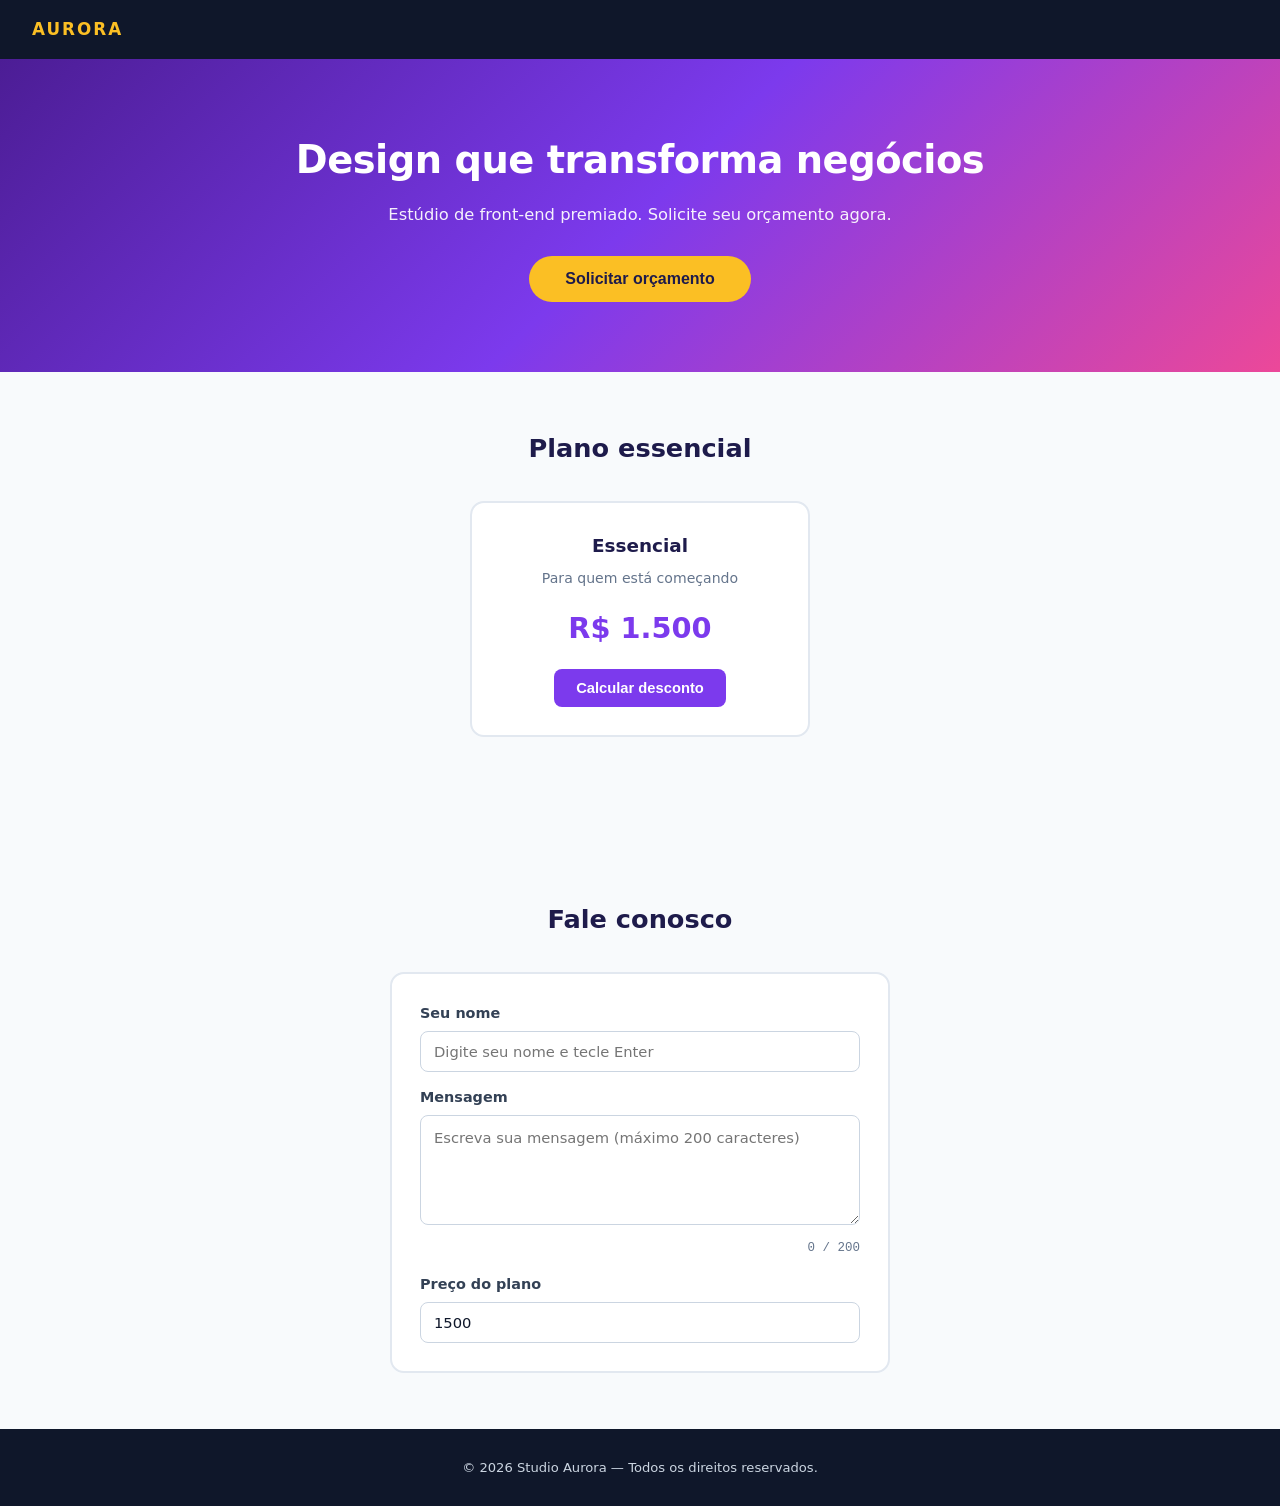
<file: aurora.html>
<!DOCTYPE html>
<html lang="pt-BR">

<head>
    <meta charset="UTF-8">
    <meta name="viewport" content="width=device-width, initial-scale=1.0">
    <title>Studio Aurora</title>
    <style>
        * {
            margin: 0;
            padding: 0;
            box-sizing: border-box;
        }

        body {
            font-family: 'Segoe UI', system-ui, sans-serif;
            background: #f8fafc;
            color: #0f172a;
            line-height: 1.6;
        }

        .topo {
            background: #0f172a;
            color: #fff;
            padding: 16px 32px;
            display: flex;
            justify-content: space-between;
            align-items: center;
        }

        .topo .marca {
            font-weight: 800;
            letter-spacing: 2px;
            color: #fbbf24;
            font-size: 1.05rem;
        }

        .hero {
            background: linear-gradient(135deg, #4c1d95 0%, #7c3aed 50%, #ec4899 100%);
            color: #fff;
            padding: 70px 32px;
            text-align: center;
        }

        .hero h1 {
            font-size: 2.4rem;
            margin-bottom: 12px;
            letter-spacing: -.5px;
        }

        .hero p {
            max-width: 520px;
            margin: 0 auto 28px;
            opacity: .93;
            font-size: 1.02rem;
        }

        .btn-hero {
            background: #fbbf24;
            color: #1e1b4b;
            padding: 14px 36px;
            border-radius: 30px;
            font-weight: 800;
            border: none;
            cursor: pointer;
            font-size: 1rem;
        }

        .btn-hero:hover {
            background: #f59e0b;
        }

        .secao {
            max-width: 900px;
            margin: 0 auto;
            padding: 56px 32px;
        }

        .secao h2 {
            text-align: center;
            font-size: 1.6rem;
            color: #1e1b4b;
            margin-bottom: 32px;
            font-weight: 800;
        }

        .card {
            max-width: 340px;
            margin: 0 auto;
            background: #fff;
            border: 2px solid #e2e8f0;
            border-radius: 14px;
            padding: 28px 24px;
            text-align: center;
        }

        .card h3 {
            color: #1e1b4b;
            font-size: 1.15rem;
            margin-bottom: 6px;
        }

        .card .descricao {
            color: #64748b;
            font-size: .88rem;
            margin-bottom: 16px;
        }

        .card .preco {
            font-size: 1.8rem;
            font-weight: 800;
            color: #7c3aed;
            margin-bottom: 18px;
        }

        .btn-calcular {
            background: #7c3aed;
            color: #fff;
            padding: 11px 22px;
            border-radius: 8px;
            font-weight: 800;
            border: none;
            cursor: pointer;
            font-size: .92rem;
        }

        .btn-calcular:hover {
            background: #6d28d9;
        }

        .resultado {
            text-align: center;
            margin-top: 22px;
            font-weight: 800;
            font-size: 1.05rem;
            color: #16a34a;
            min-height: 28px;
        }

        .form {
            max-width: 500px;
            margin: 0 auto;
            background: #fff;
            border: 2px solid #e2e8f0;
            border-radius: 14px;
            padding: 28px;
        }

        .form label {
            display: block;
            font-weight: 700;
            margin-top: 14px;
            margin-bottom: 6px;
            font-size: .9rem;
            color: #334155;
        }

        .form label:first-child {
            margin-top: 0;
        }

        .form input,
        .form textarea {
            width: 100%;
            padding: 11px 13px;
            border: 1px solid #cbd5e1;
            border-radius: 8px;
            font-family: inherit;
            font-size: .92rem;
            color: #0f172a;
        }

        .form textarea {
            min-height: 110px;
            resize: vertical;
            line-height: 1.5;
        }

        .form .contador {
            text-align: right;
            font-size: .78rem;
            color: #64748b;
            margin-top: 6px;
            font-family: monospace;
        }

        .rodape {
            background: #0f172a;
            color: #cbd5e1;
            padding: 28px 32px;
            text-align: center;
            font-size: .82rem;
        }
    </style>
</head>

<body>

    <header class="topo">
        <span class="marca">AURORA</span>
    </header>

    <section class="hero">
        <h1>Design que transforma negócios</h1>
        <p>Estúdio de front-end premiado. Solicite seu orçamento agora.</p>
        <!-- BUG 1: onclick com nome incorreto -->
        <button id="btn-orcamento" class="btn-hero" onclick="solicitarOrcamento()">Solicitar orçamento</button>
    </section>

    <section class="secao">
        <h2>Plano essencial</h2>
        <div id="card-preco" class="card">
            <h3>Essencial</h3>
            <p class="descricao">Para quem está começando</p>
            <div class="preco">R$ 1.500</div>
            <button id="btn-calcular" class="btn-calcular">Calcular desconto</button>
        </div>
        <div id="resultado-preco" class="resultado"></div>
    </section>

    <section class="secao">
        <h2>Fale conosco</h2>
        <div class="form">
            <label for="nome">Seu nome</label>
            <input type="text" id="nome" placeholder="Digite seu nome e tecle Enter">
            <label for="mensagem">Mensagem</label>
            <textarea id="mensagem" placeholder="Escreva sua mensagem (máximo 200 caracteres)"></textarea>
            <div class="contador" id="contador">0 / 200</div>
            <label for="preco">Preço do plano</label>
            <input type="number" id="preco" value="1500">
        </div>
    </section>

    <footer class="rodape">
        <p>© 2026 Studio Aurora — Todos os direitos reservados.</p>
    </footer>

    <script>
        // BUG 1
        function solicitarOrcamento() {
            alert("Obrigado pelo interesse! Entraremos em contato em breve.");
        }

        // BUG 2
        document.getElementById("nome").addEventListener("change", personalizarSaudacao);

        function personalizarSaudacao() {
            let campo = document.getElementById("nome");
            let nome = campo.value;
            if (nome) {
                alert("Olá, " + nome + "! Seja bem-vindo(a).");
            }
        }

        // BUG 3
        document.getElementById("card-preco").addEventListener("mouseover", entrarNoCard);
        document.getElementById("card-preco").addEventListener("mouseout", sairDoCard);

        function entrarNoCard() {
            this.style.background = "#fef3c7";
            this.style.borderColor = "#d97706";
        }

        function sairDoCard() {
            this.style.background = "#ffffff";
            this.style.borderColor = "#e2e8f0";
        }

        // BUG 4
        function calcularDesconto(preco) {
            const taxa = 0.1;
            let desconto = preco * taxa;
            let precoFinal = preco - desconto;
            return precoFinal;
        }

        function calcularEExibir() {
            let preco = parseFloat(document.getElementById("preco").value);
            let resultado = calcularDesconto(preco);
            document.getElementById("resultado-preco").textContent = "Com desconto: R$ " + resultado.toFixed(2);
        }

        document.getElementById("btn-calcular").addEventListener("click", calcularEExibir);

        // BUG 5
        function contarCaracteres(texto) {
            let total = 5;
            for (let i = 0; i < texto.length; i++) {
                return total;
            }
        }

        function atualizarContador() {
            let texto = document.getElementById("mensagem").value;
            let total = contarCaracteres(texto);
            let campo = document.getElementById("contador");
            campo.textContent = total + " / 200";
            console.log("Contador: " + total + " caracteres (esperado: " + texto.length + ")");
        }

        document.getElementById("mensagem").addEventListener("input", atualizarContador);
    </script>
</body>

</html>
</file>
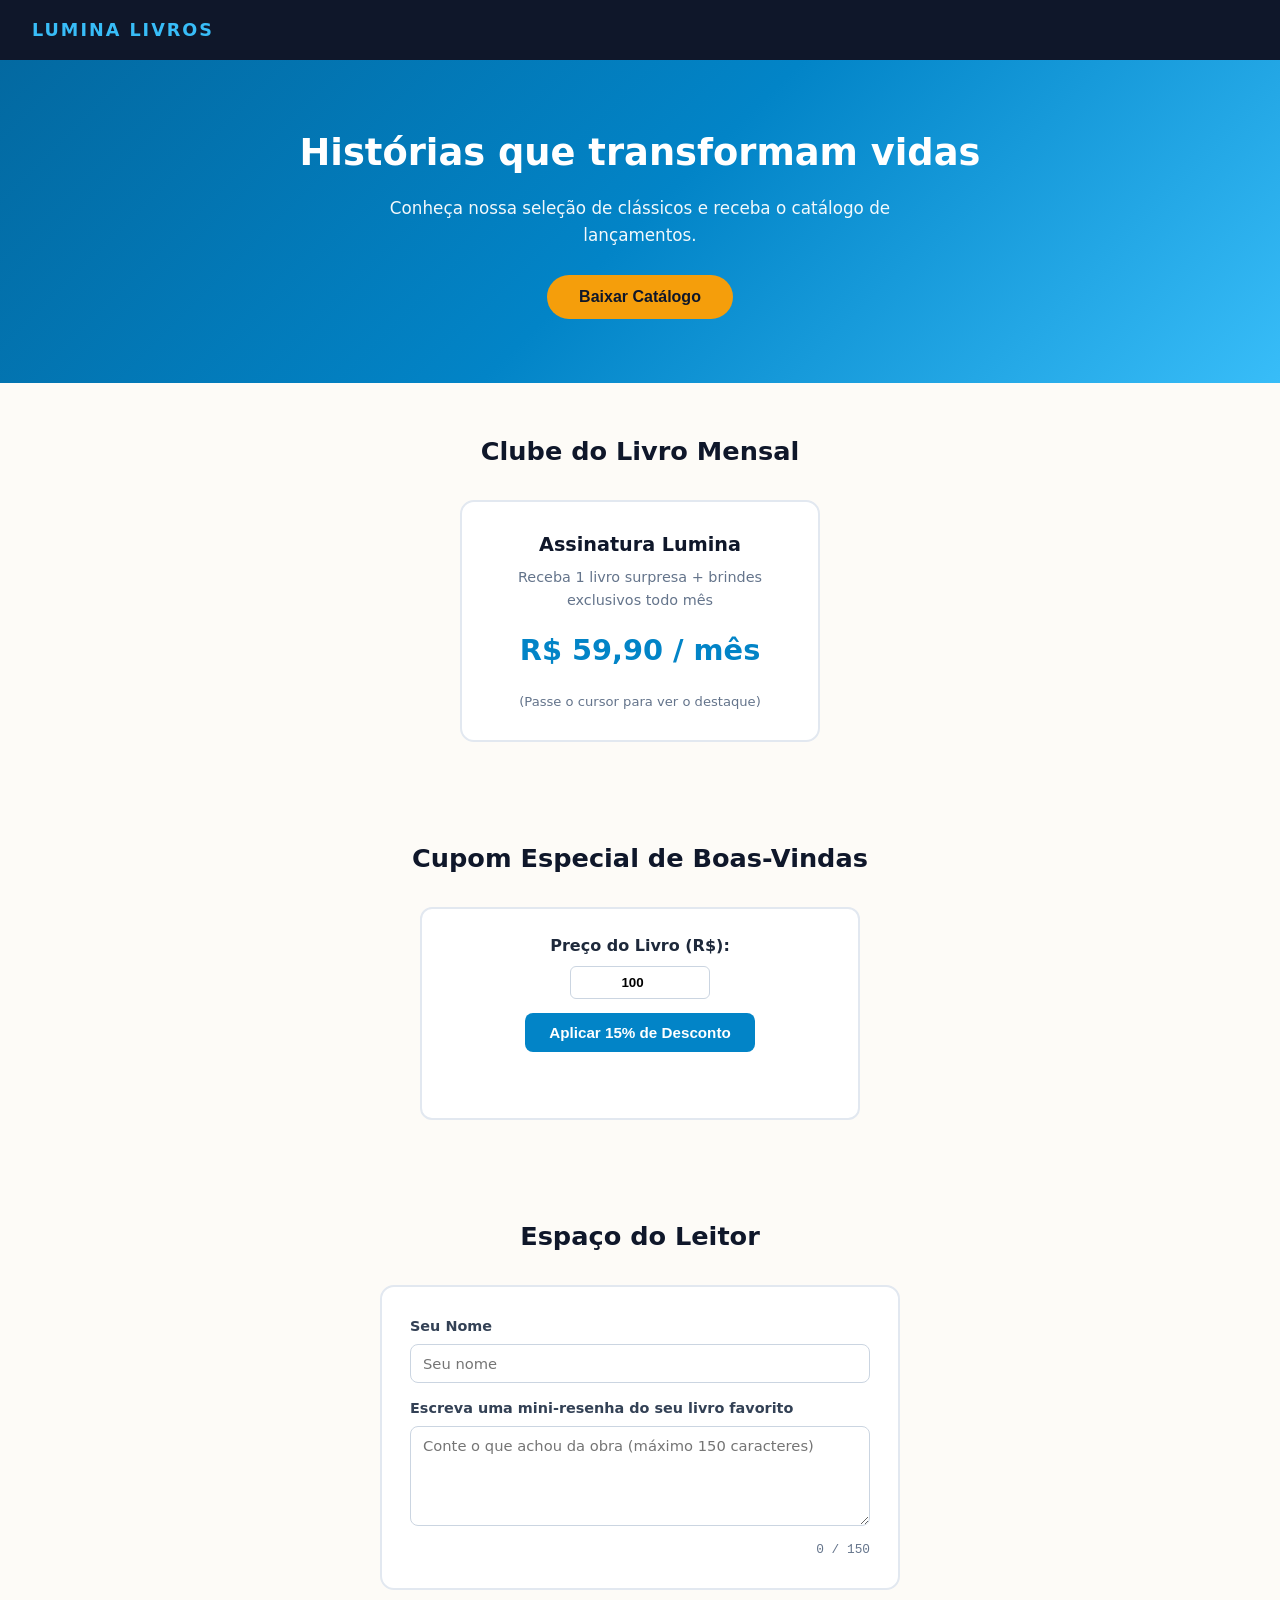
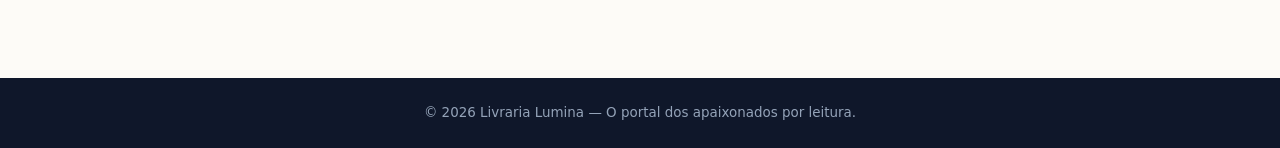
<file: lumina.html>
<!DOCTYPE html>
<html lang="pt-BR">

<head>
    <meta charset="UTF-8">
    <meta name="viewport" content="width=device-width, initial-scale=1.0">
    <title>Livraria Lumina</title>
    <style>
        * {
            margin: 0;
            padding: 0;
            box-sizing: border-box;
        }

        body {
            font-family: 'Segoe UI', system-ui, sans-serif;
            background: #fdfbf7;
            color: #1e293b;
            line-height: 1.6;
        }

        .topo {
            background: #0f172a;
            color: #fff;
            padding: 16px 32px;
            display: flex;
            justify-content: space-between;
            align-items: center;
        }

        .topo .marca {
            font-weight: 800;
            letter-spacing: 2px;
            color: #38bdf8;
            font-size: 1.1rem;
        }

        .hero {
            background: linear-gradient(135deg, #0369a1 0%, #0284c7 50%, #38bdf8 100%);
            color: #fff;
            padding: 64px 24px;
            text-align: center;
        }

        .hero h1 {
            font-size: 2.3rem;
            margin-bottom: 12px;
            font-weight: 800;
        }

        .hero p {
            max-width: 540px;
            margin: 0 auto 26px;
            font-size: 1.05rem;
            opacity: 0.95;
        }

        .btn-hero {
            background: #f59e0b;
            color: #0f172a;
            padding: 13px 32px;
            border-radius: 30px;
            font-weight: 800;
            border: none;
            cursor: pointer;
            font-size: 1rem;
            transition: 0.2s;
        }

        .btn-hero:hover {
            background: #d97706;
            color: #fff;
        }

        .secao {
            max-width: 860px;
            margin: 0 auto;
            padding: 48px 24px;
        }

        .secao h2 {
            text-align: center;
            font-size: 1.6rem;
            color: #0f172a;
            margin-bottom: 28px;
            font-weight: 800;
        }

        .card {
            max-width: 360px;
            margin: 0 auto;
            background: #ffffff;
            border: 2px solid #e2e8f0;
            border-radius: 14px;
            padding: 28px;
            text-align: center;
            transition: 0.2s;
        }

        .card h3 {
            color: #0f172a;
            font-size: 1.2rem;
            margin-bottom: 6px;
        }

        .card .descricao {
            color: #64748b;
            font-size: 0.9rem;
            margin-bottom: 14px;
        }

        .card .preco {
            font-size: 1.8rem;
            font-weight: 800;
            color: #0284c7;
            margin-bottom: 18px;
        }

        .box-cupom {
            max-width: 440px;
            margin: 0 auto;
            background: #fff;
            border: 2px solid #e2e8f0;
            border-radius: 12px;
            padding: 24px;
            text-align: center;
        }

        .btn-acao {
            background: #0284c7;
            color: #fff;
            padding: 11px 24px;
            border-radius: 8px;
            font-weight: 700;
            border: none;
            cursor: pointer;
            font-size: 0.95rem;
        }

        .btn-acao:hover {
            background: #0369a1;
        }

        .resultado {
            text-align: center;
            margin-top: 16px;
            font-weight: 800;
            font-size: 1.05rem;
            color: #16a34a;
            min-height: 26px;
        }

        .form {
            max-width: 520px;
            margin: 0 auto;
            background: #fff;
            border: 2px solid #e2e8f0;
            border-radius: 14px;
            padding: 28px;
        }

        .form label {
            display: block;
            font-weight: 700;
            margin-top: 14px;
            margin-bottom: 6px;
            font-size: 0.9rem;
            color: #334155;
        }

        .form label:first-child {
            margin-top: 0;
        }

        .form input,
        .form textarea {
            width: 100%;
            padding: 10px 12px;
            border: 1px solid #cbd5e1;
            border-radius: 8px;
            font-family: inherit;
            font-size: 0.92rem;
            color: #0f172a;
        }

        .form textarea {
            min-height: 100px;
            resize: vertical;
        }

        .form .contador {
            text-align: right;
            font-size: 0.8rem;
            color: #64748b;
            margin-top: 6px;
            font-family: monospace;
        }

        .rodape {
            background: #0f172a;
            color: #94a3b8;
            padding: 24px;
            text-align: center;
            font-size: 0.84rem;
            margin-top: 40px;
        }
    </style>
</head>

<body>

    <header class="topo">
        <span class="marca">LUMINA LIVROS</span>
    </header>

    <section class="hero">
        <h1>Histórias que transformam vidas</h1>
        <p>Conheça nossa seleção de clássicos e receba o catálogo de lançamentos.</p>
        
        <button id="btn-catalogo" class="btn-hero" onclick="obterCatalogo()">Baixar Catálogo</button>
    </section>

    <section class="secao">
        <h2>Clube do Livro Mensal</h2>
        <div id="card-clube" class="card">
            <h3>Assinatura Lumina</h3>
            <p class="descricao">Receba 1 livro surpresa + brindes exclusivos todo mês</p>
            <div class="preco">R$ 59,90 / mês</div>
            <p style="font-size: 0.82rem; color: #64748b;">(Passe o cursor para ver o destaque)</p>
        </div>
    </section>

    <section class="secao">
        <h2>Cupom Especial de Boas-Vindas</h2>
        <div class="box-cupom">
            <label style="display:block; font-weight:700; margin-bottom:8px;" for="valor-livro">Preço do Livro
                (R$):</label>
            <input type="number" id="valor-livro" value="100"
                style="padding:8px 12px; border:1px solid #cbd5e1; border-radius:6px; width:140px; text-align:center; font-weight:700; margin-bottom:14px;"><br>
            <button id="btn-cupom" class="btn-acao">Aplicar 15% de Desconto</button>
            <div id="resultado-cupom" class="resultado"></div>
        </div>
    </section>

    <section class="secao">
        <h2>Espaço do Leitor</h2>
        <div class="form">
            <!--BUG 2 -->
            <label for="leitor">Seu Nome</label>
            <input type="text" id="leitor" placeholder="Seu nome">

            <!--  BUG 5 -->

            <label for="resenha">Escreva uma mini-resenha do seu livro favorito</label>
            <textarea id="resenha" placeholder="Conte o que achou da obra (máximo 150 caracteres)"></textarea>
            <div class="contador" id="contador-resenha">0 / 150</div>
        </div>
    </section>

    <footer class="rodape">
        <p>© 2026 Livraria Lumina — O portal dos apaixonados por leitura.</p>
    </footer>

    <script>
        // BUG 1
        function obterCatalogo() {
            alert("Catálogo enviado com sucesso! Verifique sua caixa de entrada.");
        }

        // BUG 2
        document.getElementById("leitor").addEventListener("change", saudarLeitor);

        function saudarLeitor() {
            let campo = document.getElementById("leitor");
            let nome = campo.value;
            if (nome) {
                alert("Olá, " + nome + "! Que bom ter você na Lumina.");
            }
        }

        // BUG 3
        const cardClube = document.getElementById("card-clube");

        cardClube.addEventListener("mouseover", destacarClube);
        cardClube.addEventListener("mouseout", restaurarClube);

        function destacarClube() {
            this.style.background = "#fef3c7";
            this.style.borderColor = "#d97706";
        }

        function restaurarClube() {
            this.style.background = "#ffffff";
            this.style.borderColor = "#e2e8f0";
        }

        //  BUG 4
        function aplicarCupomDesconto(valor) {
            const taxaDesconto = 0.15;
            let desconto = valor * taxaDesconto;
            let valorFinal = valor - desconto;
            return valorFinal;
        }

        function calcularCupom() {
            let valor = parseFloat(document.getElementById("valor-livro").value);
            let total = aplicarCupomDesconto(valor);
            document.getElementById("resultado-cupom").textContent = "Total com desconto: R$ " + total.toFixed(2);
        }

        document.getElementById("btn-cupom").addEventListener("click", calcularCupom);

        //  BUG 5
        function contarCaracteresResenha(texto) {
            return texto.length;
        }

        function atualizarContadorResenha() {
            let texto = document.getElementById("resenha").value;
            let total = contarCaracteresResenha(texto);
            let elemento = document.getElementById("contador-resenha");
            elemento.textContent = total + " / 150";
            console.log("Contador da resenha: " + total + " (esperado: " + texto.length + ")");
        }

        document.getElementById("resenha").addEventListener("input", atualizarContadorResenha);
    </script>
</body>

</html>
</file>
